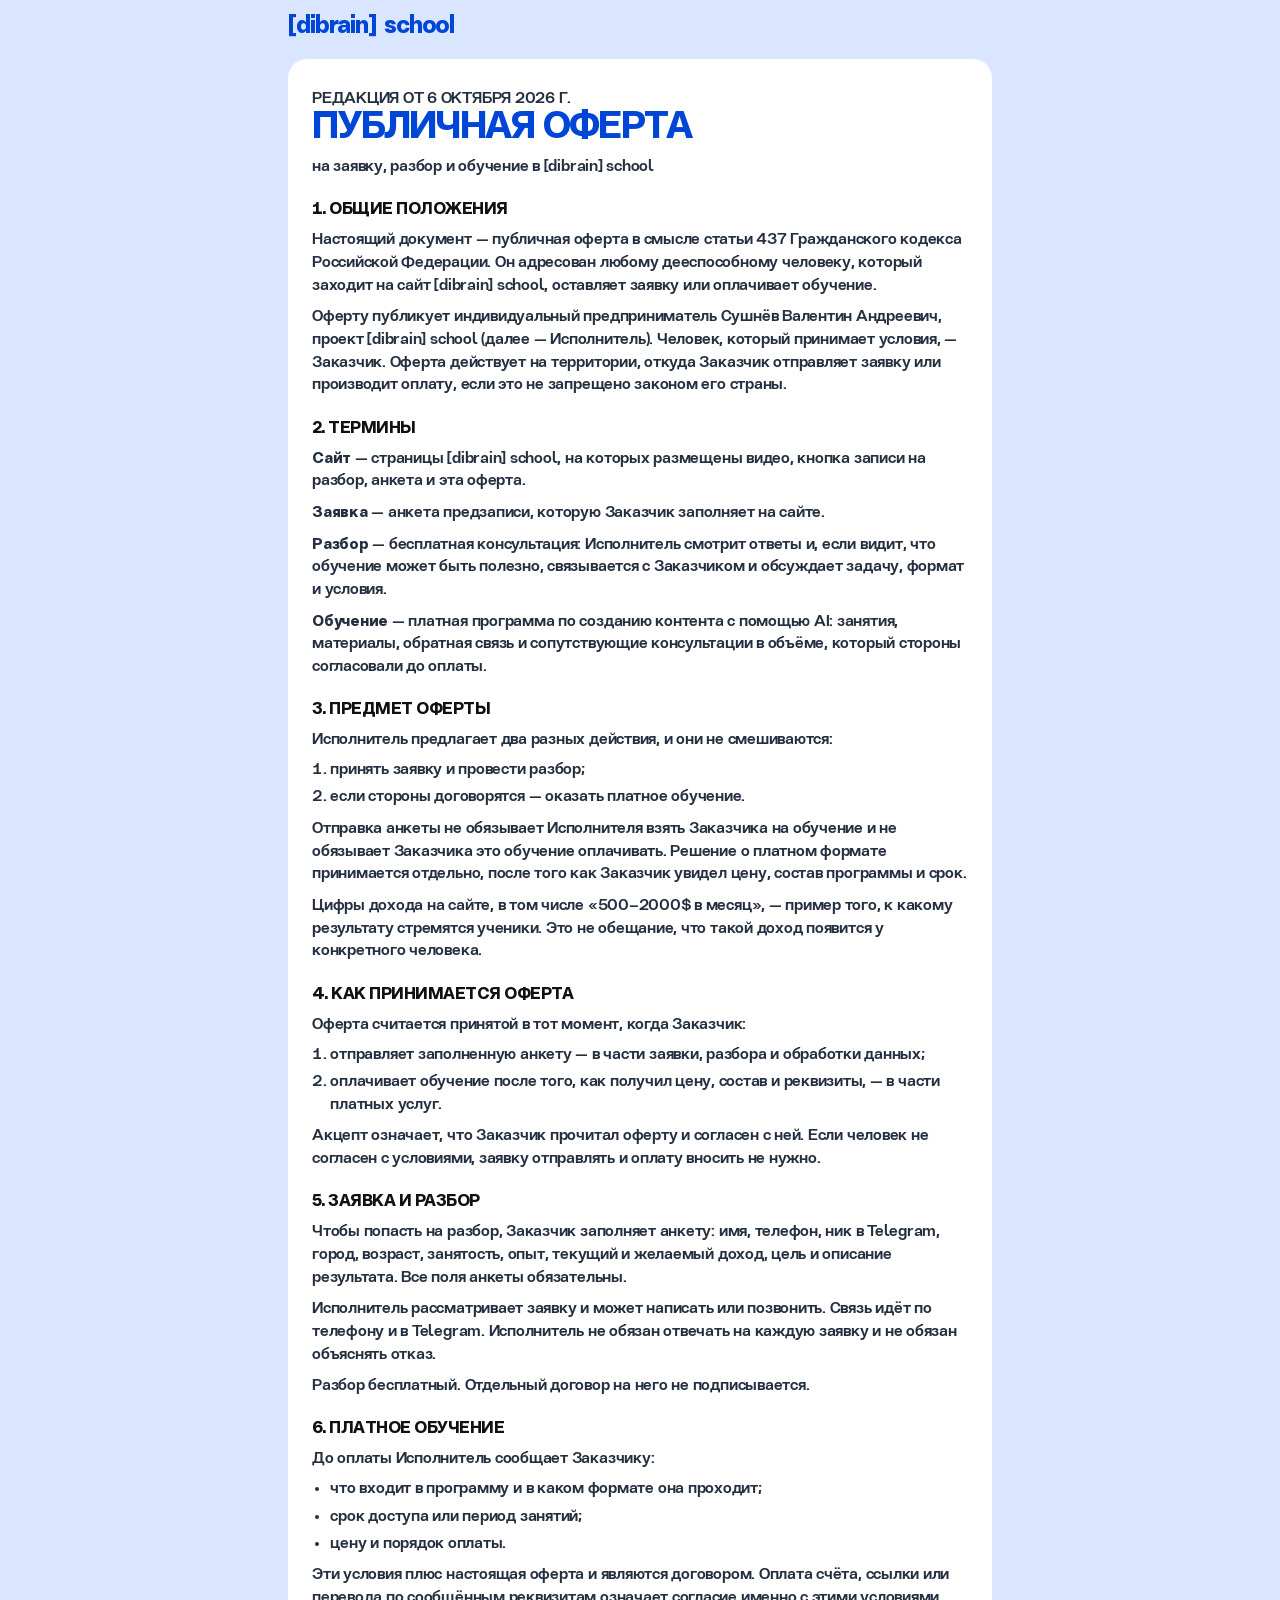
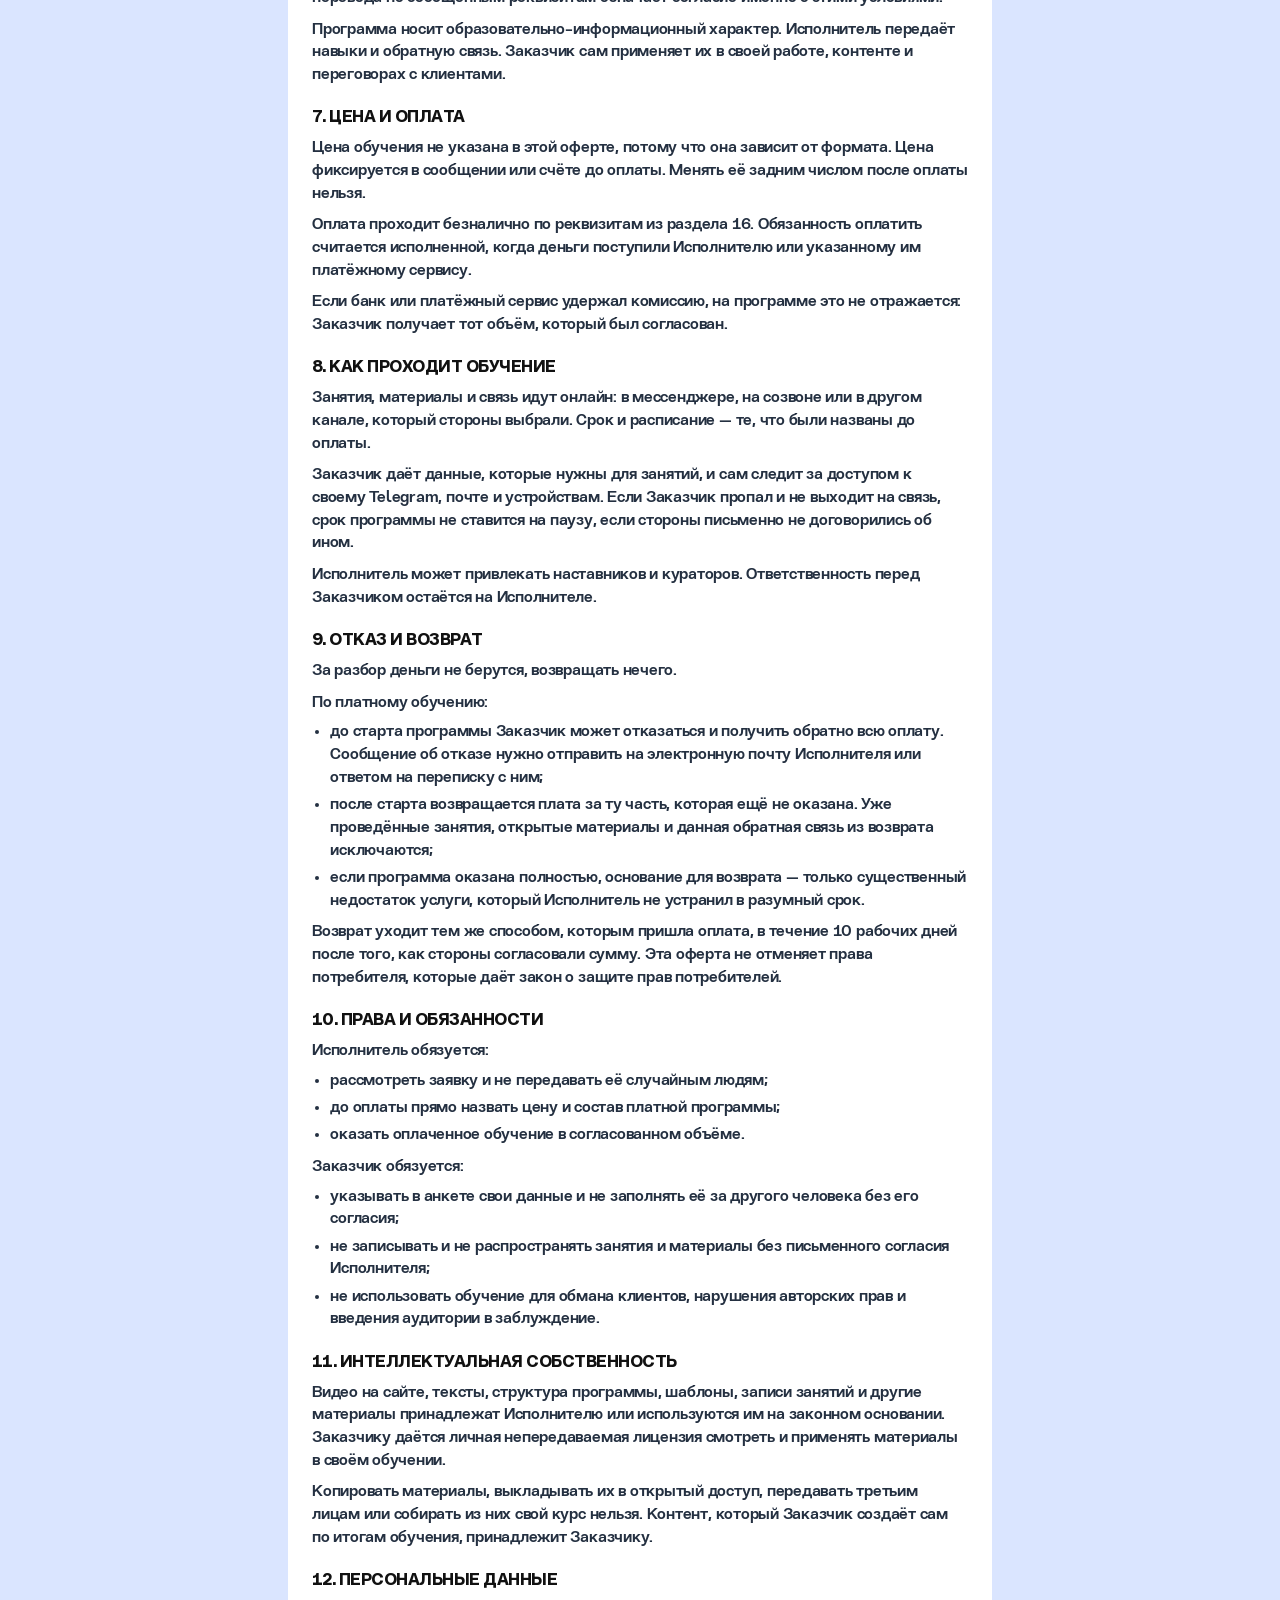
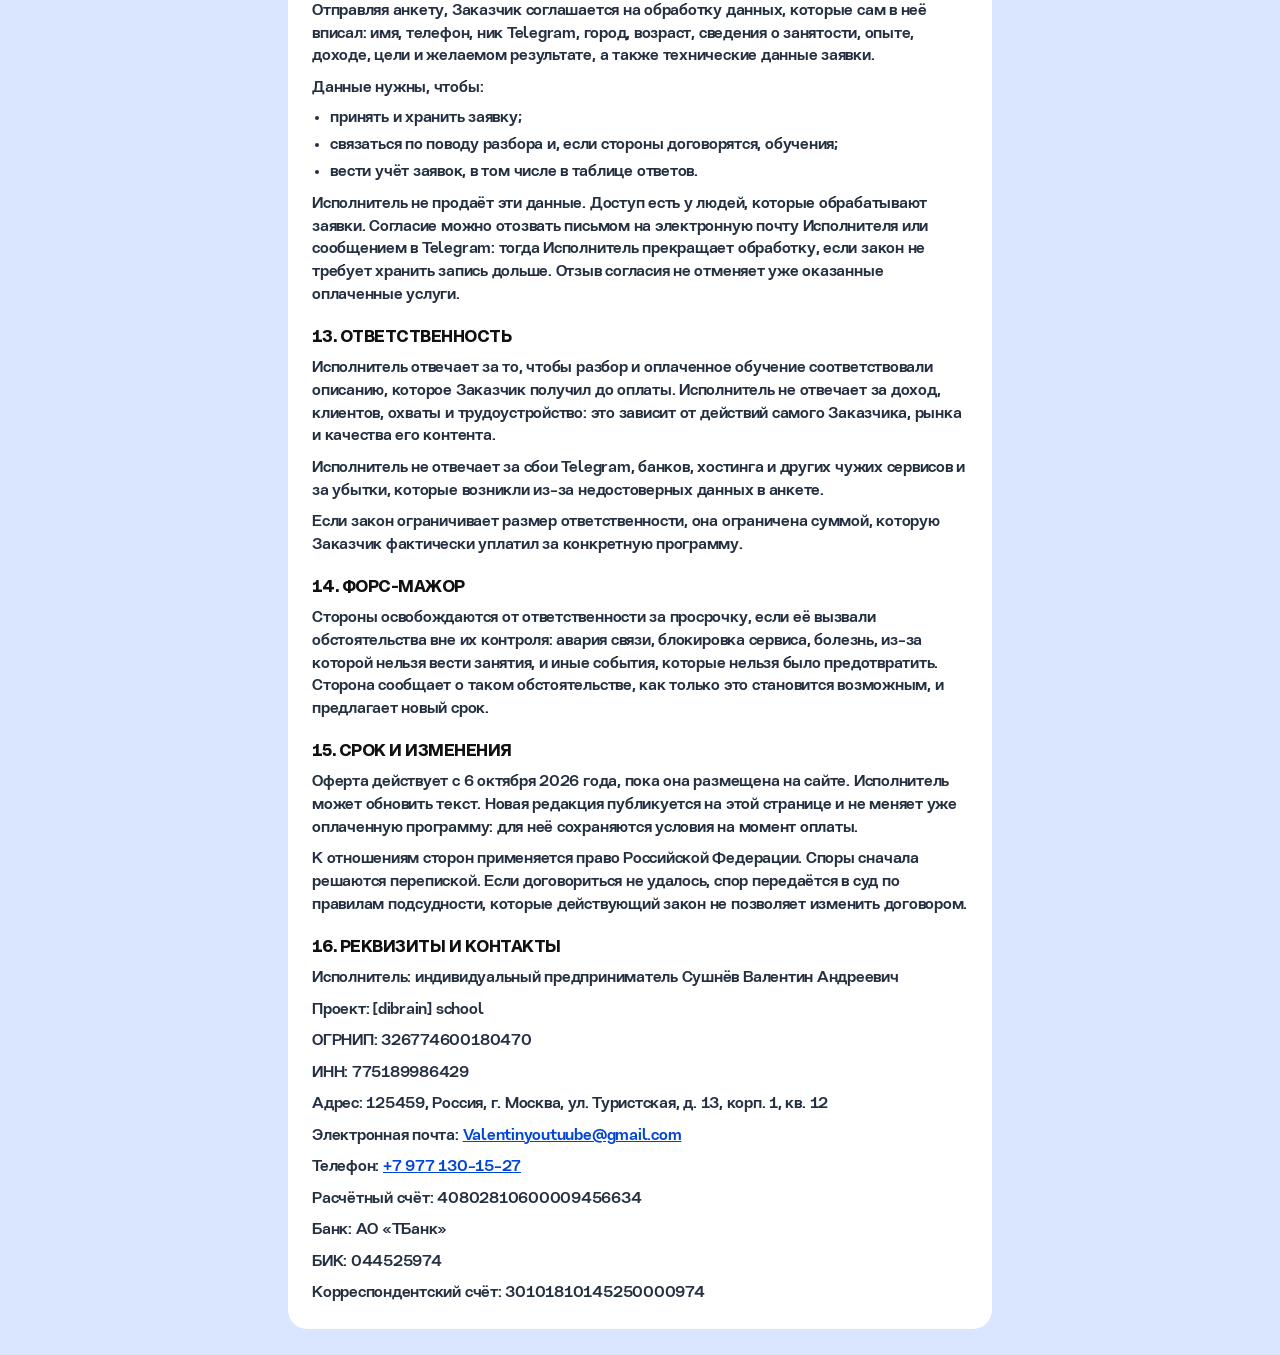
<file: offer/index.html>
<!DOCTYPE html>
<html lang="ru">
  <head>
    <meta charset="UTF-8" />
    <meta name="viewport" content="width=device-width, initial-scale=1.0, viewport-fit=cover" />
    <!-- Meta Pixel Code -->
    <script>
      !function(f,b,e,v,n,t,s)
      {if(f.fbq)return;n=f.fbq=function(){n.callMethod?
      n.callMethod.apply(n,arguments):n.queue.push(arguments)};
      if(!f._fbq)f._fbq=n;n.push=n;n.loaded=!0;n.version='2.0';
      n.queue=[];t=b.createElement(e);t.async=!0;
      t.src=v;s=b.getElementsByTagName(e)[0];
      s.parentNode.insertBefore(t,s)}(window, document,'script',
      'https://connect.facebook.net/en_US/fbevents.js');
      fbq('init', '1672155077765113');
      fbq('track', 'PageView');
    </script>
    <noscript><img height="1" width="1" style="display:none"
      src="https://www.facebook.com/tr?id=1672155077765113&ev=PageView&noscript=1"
    /></noscript>
    <!-- End Meta Pixel Code -->
    <title>Публичная оферта — [dibrain] school</title>
    <meta name="theme-color" content="#dae5ff" />
    <meta name="robots" content="noindex" />
    <script>
      if (/\/offer$/.test(location.pathname)) {
        location.replace(location.pathname + "/" + location.search + location.hash);
      }
    </script>
    <link rel="icon" href="../favicon.svg" type="image/svg+xml" />
    <link rel="icon" href="../favicon-32x32.png" type="image/png" sizes="32x32" />
    <link rel="icon" href="../favicon-16x16.png" type="image/png" sizes="16x16" />
    <link rel="shortcut icon" href="../favicon.ico" />
    <link rel="apple-touch-icon" href="../apple-touch-icon.png" />
    <link rel="stylesheet" href="../offer.css?v=3" />
  </head>
  <body class="offer-page">
    <div class="offer-page__wrap">
      <header class="offer-page__top">
        <a class="offer-page__brand" href="../">
          <span>[dibrain]</span>
          <span>school</span>
        </a>
      </header>
      <article id="offer-doc" class="offer-doc">
        <p class="offer-doc__kicker">редакция от 6 октября 2026 г.</p>
        <h1 id="offer-title">Публичная оферта</h1>
        <p class="offer-doc__lead">
          на заявку, разбор и обучение в <span class="nowrap">[dibrain] school</span>
        </p>

        <section>
          <h2>1. Общие положения</h2>
          <p>
            Настоящий документ — публичная оферта в смысле статьи 437 Гражданского кодекса
            Российской Федерации. Он адресован любому дееспособному человеку, который заходит на
            сайт [dibrain] school, оставляет заявку или оплачивает обучение.
          </p>
          <p>
            Оферту публикует индивидуальный предприниматель Сушнёв Валентин Андреевич, проект
            [dibrain] school (далее — Исполнитель). Человек, который принимает условия, —
            Заказчик. Оферта действует на территории, откуда Заказчик отправляет заявку или
            производит оплату, если это не запрещено законом его страны.
          </p>
        </section>

        <section>
          <h2>2. Термины</h2>
          <p>
            <strong>Сайт</strong> — страницы [dibrain] school, на которых размещены видео, кнопка
            записи на разбор, анкета и эта оферта.
          </p>
          <p>
            <strong>Заявка</strong> — анкета предзаписи, которую Заказчик заполняет на сайте.
          </p>
          <p>
            <strong>Разбор</strong> — бесплатная консультация: Исполнитель смотрит ответы и, если
            видит, что обучение может быть полезно, связывается с Заказчиком и обсуждает задачу,
            формат и условия.
          </p>
          <p>
            <strong>Обучение</strong> — платная программа по созданию контента с помощью AI:
            занятия, материалы, обратная связь и сопутствующие консультации в объёме, который
            стороны согласовали до оплаты.
          </p>
        </section>

        <section>
          <h2>3. Предмет оферты</h2>
          <p>Исполнитель предлагает два разных действия, и они не смешиваются:</p>
          <ol>
            <li>принять заявку и провести разбор;</li>
            <li>если стороны договорятся — оказать платное обучение.</li>
          </ol>
          <p>
            Отправка анкеты не обязывает Исполнителя взять Заказчика на обучение и не обязывает
            Заказчика это обучение оплачивать. Решение о платном формате принимается отдельно,
            после того как Заказчик увидел цену, состав программы и срок.
          </p>
          <p>
            Цифры дохода на сайте, в том числе «500–2000$ в месяц», — пример того, к какому
            результату стремятся ученики. Это не обещание, что такой доход появится у конкретного
            человека.
          </p>
        </section>

        <section>
          <h2>4. Как принимается оферта</h2>
          <p>Оферта считается принятой в тот момент, когда Заказчик:</p>
          <ol>
            <li>отправляет заполненную анкету — в части заявки, разбора и обработки данных;</li>
            <li>
              оплачивает обучение после того, как получил цену, состав и реквизиты, — в части
              платных услуг.
            </li>
          </ol>
          <p>
            Акцепт означает, что Заказчик прочитал оферту и согласен с ней. Если человек не
            согласен с условиями, заявку отправлять и оплату вносить не нужно.
          </p>
        </section>

        <section>
          <h2>5. Заявка и разбор</h2>
          <p>
            Чтобы попасть на разбор, Заказчик заполняет анкету: имя, телефон, ник в Telegram,
            город, возраст, занятость, опыт, текущий и желаемый доход, цель и описание результата.
            Все поля анкеты обязательны.
          </p>
          <p>
            Исполнитель рассматривает заявку и может написать или позвонить. Связь идёт по
            телефону и в Telegram. Исполнитель не обязан отвечать на каждую заявку и не обязан
            объяснять отказ.
          </p>
          <p>Разбор бесплатный. Отдельный договор на него не подписывается.</p>
        </section>

        <section>
          <h2>6. Платное обучение</h2>
          <p>До оплаты Исполнитель сообщает Заказчику:</p>
          <ul>
            <li>что входит в программу и в каком формате она проходит;</li>
            <li>срок доступа или период занятий;</li>
            <li>цену и порядок оплаты.</li>
          </ul>
          <p>
            Эти условия плюс настоящая оферта и являются договором. Оплата счёта, ссылки или
            перевода по сообщённым реквизитам означает согласие именно с этими условиями.
          </p>
          <p>
            Программа носит образовательно-информационный характер. Исполнитель передаёт навыки и
            обратную связь. Заказчик сам применяет их в своей работе, контенте и переговорах с
            клиентами.
          </p>
        </section>

        <section>
          <h2>7. Цена и оплата</h2>
          <p>
            Цена обучения не указана в этой оферте, потому что она зависит от формата. Цена
            фиксируется в сообщении или счёте до оплаты. Менять её задним числом после оплаты
            нельзя.
          </p>
          <p>
            Оплата проходит безналично по реквизитам из раздела 16. Обязанность оплатить считается
            исполненной, когда деньги поступили Исполнителю или указанному им платёжному сервису.
          </p>
          <p>
            Если банк или платёжный сервис удержал комиссию, на программе это не отражается:
            Заказчик получает тот объём, который был согласован.
          </p>
        </section>

        <section>
          <h2>8. Как проходит обучение</h2>
          <p>
            Занятия, материалы и связь идут онлайн: в мессенджере, на созвоне или в другом канале,
            который стороны выбрали. Срок и расписание — те, что были названы до оплаты.
          </p>
          <p>
            Заказчик даёт данные, которые нужны для занятий, и сам следит за доступом к своему
            Telegram, почте и устройствам. Если Заказчик пропал и не выходит на связь, срок
            программы не ставится на паузу, если стороны письменно не договорились об ином.
          </p>
          <p>
            Исполнитель может привлекать наставников и кураторов. Ответственность перед Заказчиком
            остаётся на Исполнителе.
          </p>
        </section>

        <section>
          <h2>9. Отказ и возврат</h2>
          <p>За разбор деньги не берутся, возвращать нечего.</p>
          <p>По платному обучению:</p>
          <ul>
            <li>
              до старта программы Заказчик может отказаться и получить обратно всю оплату.
              Сообщение об отказе нужно отправить на электронную почту Исполнителя или ответом на
              переписку с ним;
            </li>
            <li>
              после старта возвращается плата за ту часть, которая ещё не оказана. Уже проведённые
              занятия, открытые материалы и данная обратная связь из возврата исключаются;
            </li>
            <li>
              если программа оказана полностью, основание для возврата — только существенный
              недостаток услуги, который Исполнитель не устранил в разумный срок.
            </li>
          </ul>
          <p>
            Возврат уходит тем же способом, которым пришла оплата, в течение 10 рабочих дней после
            того, как стороны согласовали сумму. Эта оферта не отменяет права потребителя, которые
            даёт закон о защите прав потребителей.
          </p>
        </section>

        <section>
          <h2>10. Права и обязанности</h2>
          <p>Исполнитель обязуется:</p>
          <ul>
            <li>рассмотреть заявку и не передавать её случайным людям;</li>
            <li>до оплаты прямо назвать цену и состав платной программы;</li>
            <li>оказать оплаченное обучение в согласованном объёме.</li>
          </ul>
          <p>Заказчик обязуется:</p>
          <ul>
            <li>указывать в анкете свои данные и не заполнять её за другого человека без его согласия;</li>
            <li>не записывать и не распространять занятия и материалы без письменного согласия Исполнителя;</li>
            <li>не использовать обучение для обмана клиентов, нарушения авторских прав и введения аудитории в заблуждение.</li>
          </ul>
        </section>

        <section>
          <h2>11. Интеллектуальная собственность</h2>
          <p>
            Видео на сайте, тексты, структура программы, шаблоны, записи занятий и другие материалы
            принадлежат Исполнителю или используются им на законном основании. Заказчику даётся
            личная непередаваемая лицензия смотреть и применять материалы в своём обучении.
          </p>
          <p>
            Копировать материалы, выкладывать их в открытый доступ, передавать третьим лицам или
            собирать из них свой курс нельзя. Контент, который Заказчик создаёт сам по итогам
            обучения, принадлежит Заказчику.
          </p>
        </section>

        <section>
          <h2>12. Персональные данные</h2>
          <p>
            Отправляя анкету, Заказчик соглашается на обработку данных, которые сам в неё вписал:
            имя, телефон, ник Telegram, город, возраст, сведения о занятости, опыте, доходе, цели и
            желаемом результате, а также технические данные заявки.
          </p>
          <p>Данные нужны, чтобы:</p>
          <ul>
            <li>принять и хранить заявку;</li>
            <li>связаться по поводу разбора и, если стороны договорятся, обучения;</li>
            <li>вести учёт заявок, в том числе в таблице ответов.</li>
          </ul>
          <p>
            Исполнитель не продаёт эти данные. Доступ есть у людей, которые обрабатывают заявки.
            Согласие можно отозвать письмом на электронную почту Исполнителя или сообщением в
            Telegram: тогда Исполнитель прекращает обработку,
            если закон не требует хранить запись дольше. Отзыв согласия не отменяет уже оказанные
            оплаченные услуги.
          </p>
        </section>

        <section>
          <h2>13. Ответственность</h2>
          <p>
            Исполнитель отвечает за то, чтобы разбор и оплаченное обучение соответствовали
            описанию, которое Заказчик получил до оплаты. Исполнитель не отвечает за доход,
            клиентов, охваты и трудоустройство: это зависит от действий самого Заказчика, рынка и
            качества его контента.
          </p>
          <p>
            Исполнитель не отвечает за сбои Telegram, банков, хостинга и других чужих сервисов и за
            убытки, которые возникли из-за недостоверных данных в анкете.
          </p>
          <p>
            Если закон ограничивает размер ответственности, она ограничена суммой, которую Заказчик
            фактически уплатил за конкретную программу.
          </p>
        </section>

        <section>
          <h2>14. Форс-мажор</h2>
          <p>
            Стороны освобождаются от ответственности за просрочку, если её вызвали обстоятельства
            вне их контроля: авария связи, блокировка сервиса, болезнь, из-за которой нельзя вести
            занятия, и иные события, которые нельзя было предотвратить. Сторона сообщает о таком
            обстоятельстве, как только это становится возможным, и предлагает новый срок.
          </p>
        </section>

        <section>
          <h2>15. Срок и изменения</h2>
          <p>
            Оферта действует с 6 октября 2026 года, пока она размещена на сайте. Исполнитель может
            обновить текст. Новая редакция публикуется на этой странице и не меняет уже оплаченную
            программу: для неё сохраняются условия на момент оплаты.
          </p>
          <p>
            К отношениям сторон применяется право Российской Федерации. Споры сначала решаются
            перепиской. Если договориться не удалось, спор передаётся в суд по правилам подсудности,
            которые действующий закон не позволяет изменить договором.
          </p>
        </section>

        <section>
          <h2>16. Реквизиты и контакты</h2>
          <p>Исполнитель: индивидуальный предприниматель Сушнёв Валентин Андреевич</p>
          <p>Проект: [dibrain] school</p>
          <p>ОГРНИП: 326774600180470</p>
          <p>ИНН: 775189986429</p>
          <p>
            Адрес: 125459, Россия, г. Москва, ул. Туристская, д. 13, корп. 1, кв. 12
          </p>
          <p>
            Электронная почта:
            <a href="mailto:Valentinyoutuube@gmail.com">Valentinyoutuube@gmail.com</a>
          </p>
          <p>Телефон: <a href="tel:+79771301527">+7 977 130-15-27</a></p>
          <p>Расчётный счёт: 40802810600009456634</p>
          <p>Банк: АО «ТБанк»</p>
          <p>БИК: 044525974</p>
          <p>Корреспондентский счёт: 30101810145250000974</p>
        </section>
      </article>
    </div>
  </body>
</html>
</file>
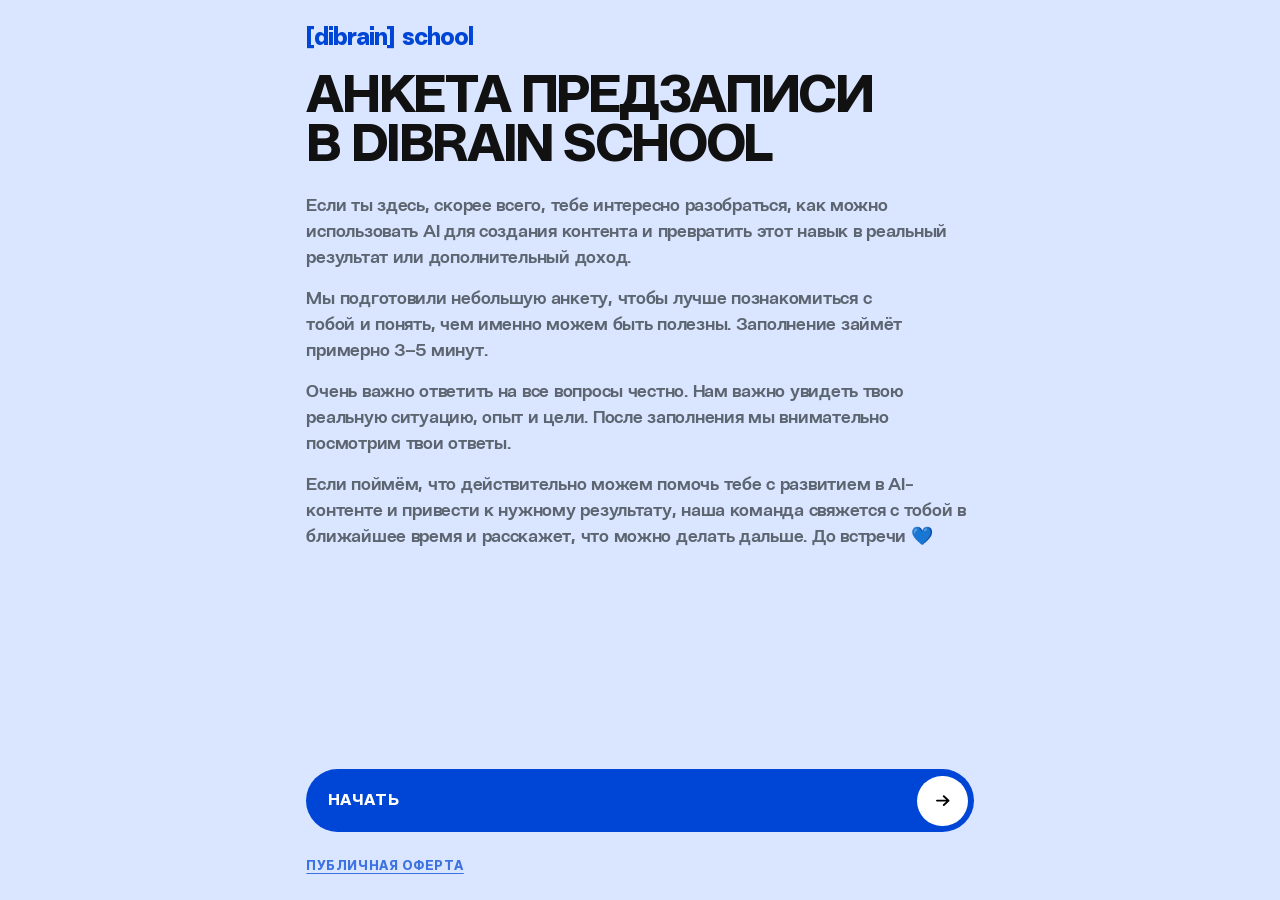
<file: quiz/index.html>
<!DOCTYPE html>
<html lang="ru">
  <head>
    <meta charset="UTF-8" />
    <meta name="viewport" content="width=device-width, initial-scale=1.0, viewport-fit=cover" />
    <!-- Meta Pixel Code -->
    <script>
      !function(f,b,e,v,n,t,s)
      {if(f.fbq)return;n=f.fbq=function(){n.callMethod?
      n.callMethod.apply(n,arguments):n.queue.push(arguments)};
      if(!f._fbq)f._fbq=n;n.push=n;n.loaded=!0;n.version='2.0';
      n.queue=[];t=b.createElement(e);t.async=!0;
      t.src=v;s=b.getElementsByTagName(e)[0];
      s.parentNode.insertBefore(t,s)}(window, document,'script',
      'https://connect.facebook.net/en_US/fbevents.js');
      fbq('init', '1672155077765113');
      fbq('track', 'PageView');
    </script>
    <noscript><img height="1" width="1" style="display:none"
      src="https://www.facebook.com/tr?id=1672155077765113&ev=PageView&noscript=1"
    /></noscript>
    <!-- End Meta Pixel Code -->
    <title>Анкета предзаписи — [dibrain] school</title>
    <meta name="theme-color" content="#dae5ff" />
    <meta name="referrer" content="strict-origin-when-cross-origin" />
    <script>
      if (/\/quiz$/.test(location.pathname)) {
        location.replace(location.pathname + "/" + location.search + location.hash);
      }
    </script>
    <link rel="icon" href="../favicon.svg" type="image/svg+xml" />
    <link rel="icon" href="../favicon-32x32.png" type="image/png" sizes="32x32" />
    <link rel="icon" href="../favicon-16x16.png" type="image/png" sizes="16x16" />
    <link rel="shortcut icon" href="../favicon.ico" />
    <link rel="apple-touch-icon" href="../apple-touch-icon.png" />
    <link rel="stylesheet" href="quiz.css?v=7" />
    <link rel="stylesheet" href="../offer.css?v=3" />
  </head>
  <body>
    <div class="shell">
      <header class="top">
        <a class="brand" href="../">
          <span>[dibrain]</span>
          <span>school</span>
        </a>
        <p class="count" id="count" hidden>1 / 10</p>
      </header>

      <div class="progress" id="progress" hidden>
        <div
          class="progress__track"
          id="progressbar"
          role="progressbar"
          aria-valuemin="1"
          aria-valuemax="10"
          aria-valuenow="1"
          aria-label="Вопрос 1 из 10"
        >
          <span class="progress__fill" id="progress-fill"></span>
        </div>
      </div>

      <form id="quiz" action="../quiz.php" method="post" novalidate>
        <div class="hp" aria-hidden="true">
          <label>Компания <input type="text" name="company" tabindex="-1" autocomplete="off" /></label>
        </div>

        <section class="step" data-step="intro">
          <h1 class="intro-title" tabindex="-1">
            <span>анкета предзаписи</span>
            <span>в dibrain school</span>
          </h1>
          <div class="lead">
            <p>
              Если ты здесь, скорее всего, тебе интересно разобраться, как можно использовать AI для
              создания контента и превратить этот навык в реальный результат или дополнительный доход.
            </p>
            <p>
              Мы подготовили небольшую анкету, чтобы лучше познакомиться с тобой и понять, чем именно
              можем быть полезны. Заполнение займёт примерно <span class="nowrap">3–5 минут</span>.
            </p>
            <p>
              Очень важно ответить на все вопросы честно. Нам важно увидеть твою реальную ситуацию,
              опыт и цели. После заполнения мы внимательно посмотрим твои ответы.
            </p>
            <p>
              Если поймём, что действительно можем помочь тебе с развитием в AI-контенте и привести к
              нужному результату, наша команда свяжется с тобой в ближайшее время и расскажет, что
              можно делать дальше. До встречи 💙
            </p>
          </div>
        </section>

        <section class="step" data-step="contacts" data-kind="contacts" hidden>
          <h1 class="q" id="q-contacts" tabindex="-1">Как с тобой связаться?</h1>
          <div class="fields">
            <div class="stack">
              <label class="stack__label" for="name">ФИО</label>
              <input
                class="field"
                id="name"
                name="name"
                type="text"
                data-kind="name"
                autocomplete="name"
                enterkeyhint="next"
                maxlength="120"
                placeholder="Имя и фамилия"
              />
              <p class="error" role="alert" hidden></p>
            </div>
            <div class="stack">
              <label class="stack__label" for="phone">Номер телефона</label>
              <input
                class="field"
                id="phone"
                name="phone"
                type="tel"
                data-kind="phone"
                autocomplete="tel"
                inputmode="tel"
                enterkeyhint="next"
                maxlength="32"
                placeholder="+7 900 000-00-00"
              />
              <p class="error" role="alert" hidden></p>
            </div>
            <div class="stack">
              <label class="stack__label" for="telegram">Ник в телеграм</label>
              <input
                class="field"
                id="telegram"
                name="telegram"
                type="text"
                data-kind="telegram"
                autocomplete="username"
                enterkeyhint="next"
                maxlength="64"
                placeholder="@username"
                spellcheck="false"
              />
              <p class="error" role="alert" hidden></p>
            </div>
          </div>
        </section>

        <section class="step" data-step="learn" data-kind="choice" hidden>
          <h1 class="q" id="q-learn" tabindex="-1">
            Хочешь научиться создавать контент с помощью AI и зарабатывать на этом?
          </h1>
          <div class="choices" role="radiogroup" aria-labelledby="q-learn">
            <label class="choice">
              <input type="radio" name="learn" value="Да" />
              <span>Да</span>
            </label>
            <label class="choice">
              <input type="radio" name="learn" value="Нет" />
              <span>Нет</span>
            </label>
          </div>
          <p class="error" role="alert" hidden></p>
        </section>

        <section class="step" data-step="city" data-kind="city" hidden>
          <h1 class="q" id="q-city" tabindex="-1">Из какого ты города?</h1>
          <input
            class="field"
            id="city"
            name="city"
            type="text"
            autocomplete="address-level2"
            enterkeyhint="next"
            maxlength="80"
            placeholder="Город"
            aria-labelledby="q-city"
          />
          <p class="error" role="alert" hidden></p>
        </section>

        <section class="step" data-step="age" data-kind="choice" hidden>
          <h1 class="q" id="q-age" tabindex="-1">Сколько тебе полных лет?</h1>
          <div class="choices" role="radiogroup" aria-labelledby="q-age">
            <label class="choice"><input type="radio" name="age" value="До 18" /><span>До 18</span></label>
            <label class="choice"><input type="radio" name="age" value="18–25" /><span>18–25</span></label>
            <label class="choice"><input type="radio" name="age" value="25–35" /><span>25–35</span></label>
            <label class="choice"><input type="radio" name="age" value="35–45" /><span>35–45</span></label>
            <label class="choice"><input type="radio" name="age" value="45+" /><span>45+</span></label>
          </div>
          <p class="error" role="alert" hidden></p>
        </section>

        <section class="step" data-step="job" data-kind="choice" hidden>
          <h1 class="q" id="q-job" tabindex="-1">Чем ты сейчас занимаешься?</h1>
          <div class="choices" role="radiogroup" aria-labelledby="q-job">
            <label class="choice"><input type="radio" name="job" value="Работаю в найме" /><span>Работаю в найме</span></label>
            <label class="choice"><input type="radio" name="job" value="Развиваю свой бизнес / проект" /><span>Развиваю свой бизнес / проект</span></label>
            <label class="choice"><input type="radio" name="job" value="Работаю на себя / фриланс" /><span>Работаю на себя / фриланс</span></label>
            <label class="choice"><input type="radio" name="job" value="Учусь" /><span>Учусь</span></label>
            <label class="choice"><input type="radio" name="job" value="Нахожусь в декрете" /><span>Нахожусь в декрете</span></label>
            <label class="choice"><input type="radio" name="job" value="Сейчас не работаю" /><span>Сейчас не работаю</span></label>
            <label class="choice"><input type="radio" name="job" value="__other__" /><span>Другое</span></label>
          </div>
          <div class="other" hidden>
            <label class="other__label" for="job-other">Свой вариант</label>
            <input class="field" id="job-other" name="job_other" type="text" maxlength="160" enterkeyhint="next" placeholder="Напиши свой вариант" />
          </div>
          <p class="error" role="alert" hidden></p>
        </section>

        <section class="step" data-step="experience" data-kind="choice" hidden>
          <h1 class="q" id="q-experience" tabindex="-1">Какой у тебя сейчас опыт в создании контента с помощью AI?</h1>
          <div class="choices" role="radiogroup" aria-labelledby="q-experience">
            <label class="choice"><input type="radio" name="experience" value="Вообще нет опыта, хочу начать с нуля" /><span>Вообще нет опыта, хочу начать с нуля</span></label>
            <label class="choice"><input type="radio" name="experience" value="Пробовал(а) ChatGPT / нейросети, но пока без системы" /><span>Пробовал(а) ChatGPT / нейросети, но пока без системы</span></label>
            <label class="choice"><input type="radio" name="experience" value="Уже создаю AI-контент для себя или своих проектов" /><span>Уже создаю AI-контент для себя или своих проектов</span></label>
            <label class="choice"><input type="radio" name="experience" value="Создаю контент для клиентов" /><span>Создаю контент для клиентов</span></label>
            <label class="choice"><input type="radio" name="experience" value="Уже зарабатываю с помощью AI-контента" /><span>Уже зарабатываю с помощью AI-контента</span></label>
            <label class="choice"><input type="radio" name="experience" value="__other__" /><span>Другое</span></label>
          </div>
          <div class="other" hidden>
            <label class="other__label" for="experience-other">Свой вариант</label>
            <input class="field" id="experience-other" name="experience_other" type="text" maxlength="160" enterkeyhint="next" placeholder="Напиши свой вариант" />
          </div>
          <p class="error" role="alert" hidden></p>
        </section>

        <section class="step" data-step="income" data-kind="choice" hidden>
          <h1 class="q" id="q-income" tabindex="-1">Сколько ты сейчас зарабатываешь в месяц?</h1>
          <div class="choices" role="radiogroup" aria-labelledby="q-income">
            <label class="choice"><input type="radio" name="income" value="Пока не зарабатываю" /><span>Пока не зарабатываю</span></label>
            <label class="choice"><input type="radio" name="income" value="До 250$" /><span>До 250$</span></label>
            <label class="choice"><input type="radio" name="income" value="250$–500$" /><span>250$–500$</span></label>
            <label class="choice"><input type="radio" name="income" value="500$–1 000$" /><span>500$–1 000$</span></label>
            <label class="choice"><input type="radio" name="income" value="1 000$–3 000$" /><span>1 000$–3 000$</span></label>
            <label class="choice"><input type="radio" name="income" value="3 000$+" /><span>3 000$+</span></label>
          </div>
          <p class="error" role="alert" hidden></p>
        </section>

        <section class="step" data-step="target" data-kind="choice" hidden>
          <h1 class="q" id="q-target" tabindex="-1">
            На какой доход в месяц ты хотел(а) бы выйти благодаря навыкам работы с AI-контентом?
          </h1>
          <div class="choices" role="radiogroup" aria-labelledby="q-target">
            <label class="choice"><input type="radio" name="target" value="250$–750$" /><span>250$–750$</span></label>
            <label class="choice"><input type="radio" name="target" value="750$–1 500$" /><span>750$–1 500$</span></label>
            <label class="choice"><input type="radio" name="target" value="1 500$–3 000$" /><span>1 500$–3 000$</span></label>
            <label class="choice"><input type="radio" name="target" value="3 000$+" /><span>3 000$+</span></label>
            <label class="choice"><input type="radio" name="target" value="Для начала хочу просто выйти на первые деньги" /><span>Для начала хочу просто выйти на первые деньги</span></label>
          </div>
          <p class="error" role="alert" hidden></p>
        </section>

        <section class="step" data-step="purpose" data-kind="choice" hidden>
          <h1 class="q" id="q-purpose" tabindex="-1">Для чего тебе в первую очередь нужен навык создания AI-контента?</h1>
          <div class="choices" role="radiogroup" aria-labelledby="q-purpose">
            <label class="choice"><input type="radio" name="purpose" value="Хочу начать зарабатывать на создании контента для клиентов" /><span>Хочу начать зарабатывать на создании контента для клиентов</span></label>
            <label class="choice"><input type="radio" name="purpose" value="Хочу развивать свои соцсети / личный бренд" /><span>Хочу развивать свои соцсети / личный бренд</span></label>
            <label class="choice"><input type="radio" name="purpose" value="Хочу продвигать свой бизнес или продукт" /><span>Хочу продвигать свой бизнес или продукт</span></label>
            <label class="choice"><input type="radio" name="purpose" value="Хочу быстрее и проще создавать контент" /><span>Хочу быстрее и проще создавать контент</span></label>
            <label class="choice"><input type="radio" name="purpose" value="Хочу освоить новую востребованную профессию" /><span>Хочу освоить новую востребованную профессию</span></label>
            <label class="choice"><input type="radio" name="purpose" value="Пока изучаю возможности AI" /><span>Пока изучаю возможности AI</span></label>
            <label class="choice"><input type="radio" name="purpose" value="__other__" /><span>Другое</span></label>
          </div>
          <div class="other" hidden>
            <label class="other__label" for="purpose-other">Свой вариант</label>
            <input class="field" id="purpose-other" name="purpose_other" type="text" maxlength="160" enterkeyhint="next" placeholder="Напиши свой вариант" />
          </div>
          <p class="error" role="alert" hidden></p>
        </section>

        <section class="step" data-step="result" data-kind="result" hidden>
          <h1 class="q" id="q-result" tabindex="-1">Расскажи, какой результат от обучения был бы для тебя идеальным?</h1>
          <textarea
            class="field"
            id="result"
            name="result"
            rows="5"
            maxlength="2000"
            placeholder="Опиши результат своими словами"
            aria-labelledby="q-result"
          ></textarea>
          <p class="error" role="alert" hidden></p>
        </section>

        <p class="error form-error" id="form-error" role="alert" hidden></p>

        <div class="actions">
          <button class="back" id="back" type="button" hidden>назад</button>
          <button class="cta" id="next" type="submit">
            <span class="cta__label">начать</span>
            <span class="cta__go" aria-hidden="true">
              <svg viewBox="0 0 24 24" fill="none">
                <path
                  d="M5 12h12.5M13.5 6.5 19.5 12l-6 5.5"
                  stroke="currentColor"
                  stroke-width="2.4"
                  stroke-linecap="round"
                  stroke-linejoin="round"
                />
              </svg>
            </span>
          </button>
        </div>
      </form>

      <section class="thanks" id="thanks" hidden>
        <h1 class="intro-title" tabindex="-1">
          <span>спасибо,</span>
          <span>анкета у нас</span>
        </h1>
        <div class="lead">
          <p>
            Мы внимательно посмотрим ответы. Если поймём, что действительно можем помочь тебе с
            развитием в AI-контенте, наша команда свяжется с тобой в ближайшее время.
          </p>
        </div>
        <div class="actions thanks__actions">
          <a class="cta" href="../">
            <span class="cta__label">на главную</span>
            <span class="cta__go" aria-hidden="true">
              <svg viewBox="0 0 24 24" fill="none">
                <path
                  d="M5 12h12.5M13.5 6.5 19.5 12l-6 5.5"
                  stroke="currentColor"
                  stroke-width="2.4"
                  stroke-linecap="round"
                  stroke-linejoin="round"
                />
              </svg>
            </span>
          </a>
        </div>
        <button class="again" id="again" type="button">заполнить ещё раз</button>
      </section>
      <footer class="site-foot">
        <a href="../offer/">публичная оферта</a>
      </footer>
    </div>
    <noscript>
      <p class="noscript">Чтобы заполнить анкету по шагам, включи JavaScript в браузере.</p>
    </noscript>
    <script src="quiz.js?v=7"></script>
    <script src="../offer.js?v=1"></script>
  </body>
</html>
</file>
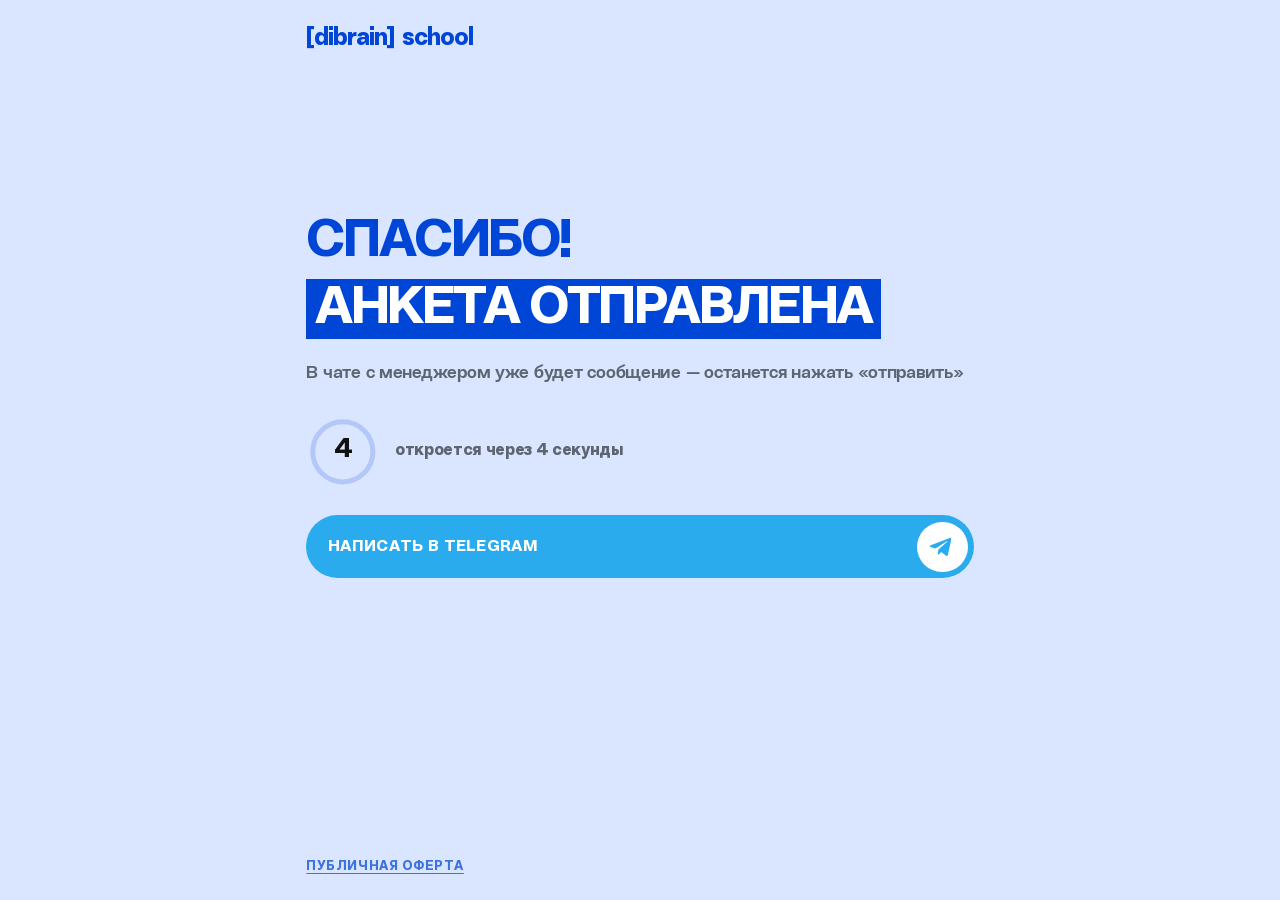
<file: success/index.html>
<!DOCTYPE html>
<html lang="ru">
  <head>
    <meta charset="UTF-8" />
    <meta name="viewport" content="width=device-width, initial-scale=1.0, viewport-fit=cover" />
    <!-- Meta Pixel Code -->
    <script>
      !function(f,b,e,v,n,t,s)
      {if(f.fbq)return;n=f.fbq=function(){n.callMethod?
      n.callMethod.apply(n,arguments):n.queue.push(arguments)};
      if(!f._fbq)f._fbq=n;n.push=n;n.loaded=!0;n.version='2.0';
      n.queue=[];t=b.createElement(e);t.async=!0;
      t.src=v;s=b.getElementsByTagName(e)[0];
      s.parentNode.insertBefore(t,s)}(window, document,'script',
      'https://connect.facebook.net/en_US/fbevents.js');
      fbq('init', '1672155077765113');
      fbq('track', 'PageView');
    </script>
    <noscript><img height="1" width="1" style="display:none"
      src="https://www.facebook.com/tr?id=1672155077765113&ev=PageView&noscript=1"
    /></noscript>
    <!-- End Meta Pixel Code -->
    <title>Анкета отправлена — [dibrain] school</title>
    <meta name="theme-color" content="#dae5ff" />
    <meta name="robots" content="noindex" />
    <script>
      if (/\/success$/.test(location.pathname)) {
        location.replace(location.pathname + "/" + location.search + location.hash);
      }
    </script>
    <link rel="icon" href="../favicon.svg" type="image/svg+xml" />
    <link rel="icon" href="../favicon-32x32.png" type="image/png" sizes="32x32" />
    <link rel="icon" href="../favicon-16x16.png" type="image/png" sizes="16x16" />
    <link rel="shortcut icon" href="../favicon.ico" />
    <link rel="apple-touch-icon" href="../apple-touch-icon.png" />
    <link rel="stylesheet" href="../quiz/quiz.css?v=7" />
    <link rel="stylesheet" href="success.css?v=5" />
    <link rel="stylesheet" href="../offer.css?v=3" />
  </head>
  <body>
    <div class="shell">
      <header class="top">
        <a class="brand" href="../">
          <span>[dibrain]</span>
          <span>school</span>
        </a>
      </header>

      <main class="success">
        <h1 class="intro-title" tabindex="-1">
          <span>спасибо!</span>
          <span class="accent">анкета отправлена</span>
        </h1>
        <div class="lead">
          <p id="success-lead">
            В чате с менеджером уже будет сообщение — останется нажать «отправить»
          </p>
        </div>

        <div class="timer" id="timer">
          <div class="timer__dial" aria-hidden="true">
            <svg class="timer__ring" viewBox="0 0 44 44">
              <circle class="timer__track" cx="22" cy="22" r="18"></circle>
              <circle class="timer__value" cx="22" cy="22" r="18"></circle>
            </svg>
            <span class="timer__num" id="count-num">5</span>
          </div>
          <p class="timer__hint" id="count-hint" role="timer" aria-live="polite">откроется через 5 секунд</p>
        </div>

        <a class="tg" id="telegram" href="https://t.me/m/pZpgojsRNTg0">
          <span class="tg__label">написать в telegram</span>
          <span class="tg__icon" aria-hidden="true">
            <svg viewBox="74 94 112 82">
              <path
                fill="currentColor"
                d="M81.2 128.3l78.4-30.2c3.6-1.4 7 1.7 5.8 6.2l-13.3 62.7c-1 4.6-3.6 5.7-7.3 3.6l-20.2-14.9-9.8 9.4c-1.1 1.1-2 2-4.1 2l1.5-20.7 37.7-34c1.6-1.5-.4-2.3-2.5-.8l-46.6 29.3-20.1-6.3c-4.4-1.4-4.5-4.4.9-6.5z"
              />
            </svg>
          </span>
        </a>
      </main>
      <footer class="site-foot">
        <a href="../offer/">публичная оферта</a>
      </footer>
    </div>
    <noscript>
      <p class="noscript">
        <a href="https://t.me/m/pZpgojsRNTg0">Написать менеджеру в Telegram</a>
      </p>
    </noscript>
    <script src="success.js?v=4"></script>
    <script src="../offer.js?v=1"></script>
  </body>
</html>
</file>
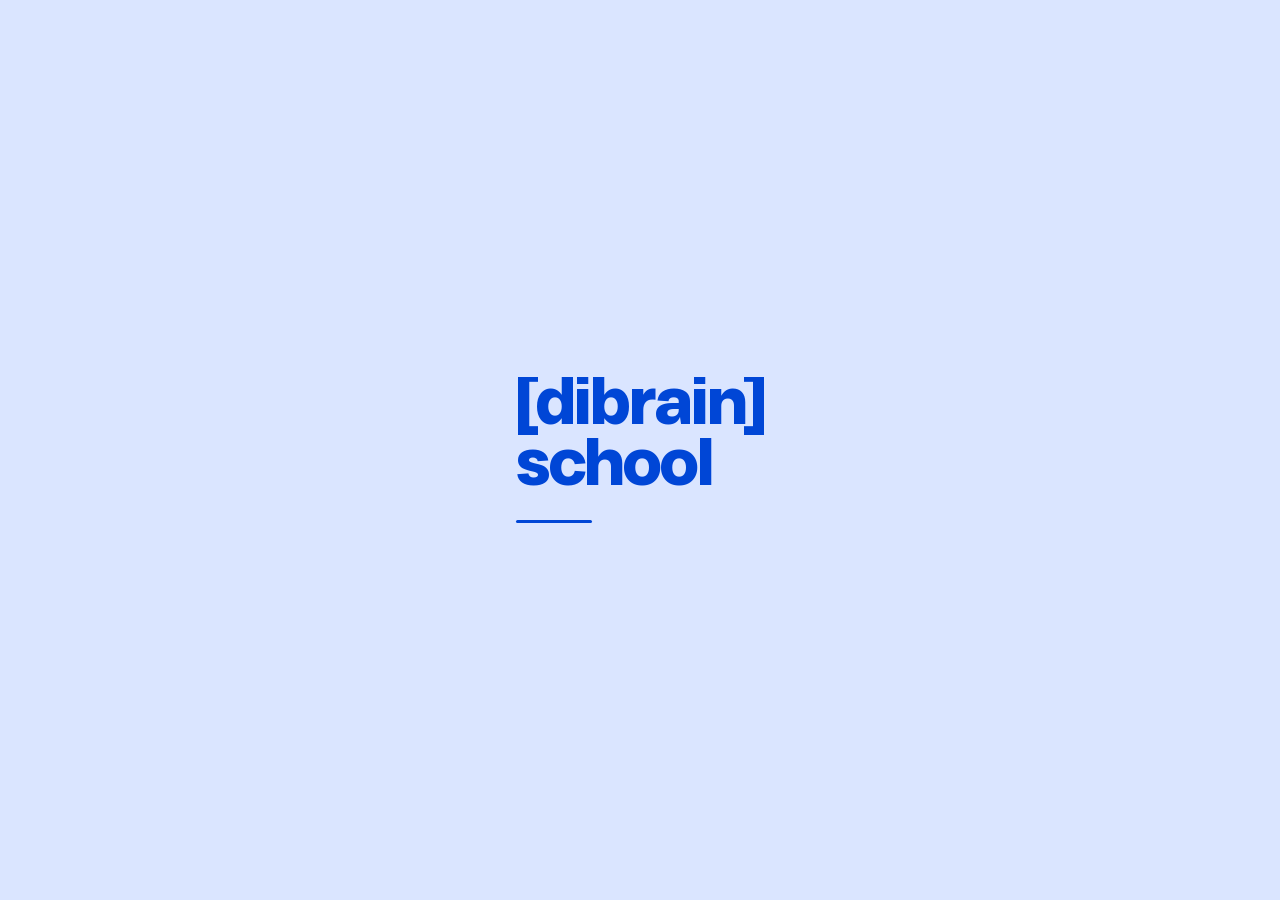
<file: v1.html>
<!DOCTYPE html>
<html lang="ru">
  <head>
    <meta charset="UTF-8" />
    <meta name="viewport" content="width=device-width, initial-scale=1.0, viewport-fit=cover" />
    <!-- Meta Pixel Code -->
    <script>
      !function(f,b,e,v,n,t,s)
      {if(f.fbq)return;n=f.fbq=function(){n.callMethod?
      n.callMethod.apply(n,arguments):n.queue.push(arguments)};
      if(!f._fbq)f._fbq=n;n.push=n;n.loaded=!0;n.version='2.0';
      n.queue=[];t=b.createElement(e);t.async=!0;
      t.src=v;s=b.getElementsByTagName(e)[0];
      s.parentNode.insertBefore(t,s)}(window, document,'script',
      'https://connect.facebook.net/en_US/fbevents.js');
      fbq('init', '1672155077765113');
      fbq('track', 'PageView');
    </script>
    <noscript><img height="1" width="1" style="display:none"
      src="https://www.facebook.com/tr?id=1672155077765113&ev=PageView&noscript=1"
    /></noscript>
    <!-- End Meta Pixel Code -->
    <title>[dibrain] school — разбор по ИИ-роликам</title>
    <meta name="theme-color" content="#0046d6" />
    <meta name="referrer" content="no-referrer" />
    <link rel="icon" href="favicon.svg" type="image/svg+xml" />
    <link rel="icon" href="favicon-32x32.png" type="image/png" sizes="32x32" />
    <link rel="icon" href="favicon-16x16.png" type="image/png" sizes="16x16" />
    <link rel="shortcut icon" href="favicon.ico" />
    <link rel="apple-touch-icon" href="apple-touch-icon.png" />
    <link rel="stylesheet" href="v1.css?v=1" />
    <link rel="stylesheet" href="offer.css?v=3" />
    <noscript>
      <style>
        .preloader {
          display: none !important;
        }

        body.is-loading .page,
        .notice,
        .title span,
        .amount,
        .video,
        .cta,
        .logo {
          opacity: 1 !important;
          transform: none !important;
          animation: none !important;
          visibility: visible !important;
        }
      </style>
    </noscript>
  </head>
  <body class="is-loading">
    <div class="preloader" id="preloader" role="status" aria-live="polite" aria-label="Загрузка">
      <div class="preloader__inner">
        <p class="preloader__logo">
          <span class="preloader__line">[dibrain]</span>
          <span class="preloader__line">school</span>
        </p>
        <span class="preloader__bar" aria-hidden="true"></span>
      </div>
    </div>

    <div class="page">
      <p class="notice" role="status">
        внимание: не закрывайте эту страницу — иначе видео прервётся
      </p>

      <section class="copy">
        <h1 class="title">
          <span>как с нуля</span>
          <span>освоить нейросети</span>
          <span>и начать зарабатывать</span>
          <span>на ии роликах</span>
        </h1>
        <p class="amount">500-2000$ в месяц</p>
      </section>

      <div class="stage">
        <div class="video" id="vsl">
          <img
            class="video__cover"
            src="assets/vsl-cover.jpg"
            alt=""
            width="1280"
            height="720"
          />
          <button class="video__start" type="button" aria-label="Смотреть видео">
            <span class="video__play" aria-hidden="true">
              <svg viewBox="0 0 100 100" fill="currentColor" aria-hidden="true">
                <path d="M34 20v60l48-30-48-30z" />
              </svg>
            </span>
          </button>
          <video
            class="video__player"
            playsinline
            webkit-playsinline
            controls
            controlslist="nodownload"
            referrerpolicy="no-referrer"
            preload="none"
          ></video>
          <p class="video__error" hidden>
            Не удалось загрузить видео.
            <a
              href="https://disk.yandex.ru/i/2nQfUPTicfb8gQ"
              target="_blank"
              rel="noopener noreferrer"
              >Открыть на Яндекс Диске</a
            >
          </p>
        </div>

        <a class="cta" href="quiz/">
          <span class="cta__label">попасть на разбор</span>
          <span class="cta__go" aria-hidden="true">
            <svg viewBox="0 0 24 24" fill="none">
              <path
                d="M5 12h12.5M13.5 6.5 19.5 12l-6 5.5"
                stroke="currentColor"
                stroke-width="2.4"
                stroke-linecap="round"
                stroke-linejoin="round"
              />
            </svg>
          </span>
        </a>
      </div>

      <p class="logo">
        <span>[dibrain]</span>
        <span>school</span>
      </p>
      <footer class="site-foot">
        <a href="offer/">публичная оферта</a>
      </footer>
    </div>
    <script src="v1.js?v=1"></script>
    <script src="offer.js?v=1"></script>
  </body>
</html>
</file>
<file: offer.css>
@font-face {
  font-family: "Resist Sans Display";
  src: url("fonts/ResistSansDisplay-Medium.ttf") format("truetype");
  font-weight: 500;
  font-style: normal;
  font-display: swap;
}

@font-face {
  font-family: "Resist Sans Display";
  src: url("fonts/ResistSansDisplay-Bold.ttf") format("truetype");
  font-weight: 700;
  font-style: normal;
  font-display: swap;
}

.site-foot {
  width: 100%;
  margin-top: 0.85rem;
  text-align: center;
}

.site-foot a {
  color: inherit;
  font-size: 0.82rem;
  font-weight: 700;
  letter-spacing: 0.04em;
  line-height: 1.2;
  text-transform: uppercase;
  text-decoration: underline;
  text-underline-offset: 0.22em;
  opacity: 0.72;
}

.site-foot a:hover,
.site-foot a:focus-visible {
  opacity: 1;
}

.site-foot a:focus-visible {
  outline: 2px solid currentColor;
  outline-offset: 4px;
  border-radius: 0.3rem;
}

.shell .site-foot {
  margin-top: 1.35rem;
  text-align: left;
}

.offer-dialog {
  width: min(40rem, calc(100vw - 1.4rem));
  max-height: min(88dvh, 760px);
  margin: auto;
  padding: 0;
  border: none;
  border-radius: 1.2rem;
  background: #ffffff;
  color: #161616;
  box-shadow: 0 24px 64px rgba(0, 35, 110, 0.28);
}

.offer-dialog::backdrop {
  background: rgba(0, 28, 90, 0.48);
}

.offer-dialog__sheet {
  position: relative;
  max-height: min(88dvh, 760px);
  overflow: auto;
  padding: 1.15rem 1.2rem 1.45rem;
}

.offer-dialog__close {
  position: sticky;
  top: 0;
  z-index: 1;
  display: block;
  margin: 0 0 0.85rem auto;
  padding: 0.55rem 0.85rem;
  border: none;
  border-radius: 999px;
  background: #0046d6;
  color: #ffffff;
  font: inherit;
  font-size: 0.78rem;
  font-weight: 700;
  letter-spacing: 0.04em;
  line-height: 1;
  text-transform: uppercase;
  cursor: pointer;
}

.offer-dialog__close:hover,
.offer-dialog__close:focus-visible {
  background: #0039b8;
}

.offer-dialog__close:focus-visible {
  outline: 2px solid #0046d6;
  outline-offset: 3px;
}

.offer-dialog__status {
  margin: 2.2rem 0 1rem;
  color: #5c6570;
  font-size: 1rem;
  font-weight: 700;
}

.offer-doc h1,
.offer-doc h2,
.offer-doc p,
.offer-doc li {
  overflow-wrap: break-word;
}

.offer-doc h1 {
  margin: 0;
  color: #0046d6;
  font-size: clamp(1.7rem, 6vw, 2.4rem);
  font-weight: 700;
  letter-spacing: -0.045em;
  line-height: 0.95;
  text-transform: uppercase;
}

.offer-doc h2 {
  margin: 1.35rem 0 0.45rem;
  color: #111111;
  font-size: 1.05rem;
  font-weight: 700;
  letter-spacing: -0.03em;
  line-height: 1.2;
  text-transform: uppercase;
}

.offer-doc p,
.offer-doc li {
  color: #243041;
  font-size: 0.98rem;
  font-weight: 500;
  letter-spacing: -0.015em;
  line-height: 1.45;
}

.offer-doc p {
  margin: 0.55rem 0 0;
}

.offer-doc ol,
.offer-doc ul {
  margin: 0.45rem 0 0;
  padding-left: 1.15rem;
}

.offer-doc li + li {
  margin-top: 0.28rem;
}

.offer-doc a {
  color: #0046d6;
}

.offer-doc__kicker,
.offer-doc__lead {
  color: #5c6570;
  font-size: 0.95rem;
  font-weight: 700;
  letter-spacing: -0.02em;
}

.offer-doc__kicker {
  margin: 0 0 0.55rem;
  text-transform: uppercase;
}

.offer-doc__lead {
  margin-top: 0.7rem;
}

.offer-doc .nowrap {
  white-space: nowrap;
}

.offer-page {
  min-height: 100dvh;
  margin: 0;
  background: #dae5ff;
  color: #0046d6;
  font-family: "Resist Sans Display", "Arial Narrow", Arial, sans-serif;
  font-weight: 500;
  -webkit-font-smoothing: antialiased;
}

.offer-page__wrap {
  width: min(100% - 2.3rem, 44rem);
  margin: 0 auto;
  padding: max(0.95rem, env(safe-area-inset-top)) 0 max(1.6rem, env(safe-area-inset-bottom));
}

.offer-page__top {
  margin-bottom: 1.2rem;
}

.offer-page__brand {
  display: flex;
  align-items: baseline;
  gap: 0.32em;
  color: #0046d6;
  font-size: 1.35rem;
  font-weight: 700;
  letter-spacing: -0.045em;
  line-height: 1;
  text-decoration: none;
}

.offer-page .offer-doc {
  padding: 1.25rem 1.15rem 1.5rem;
  border-radius: 1.2rem;
  background: #ffffff;
}

@media (min-width: 900px) {
  .offer-page__brand {
    font-size: 1.55rem;
  }

  .offer-page .offer-doc,
  .offer-dialog__sheet {
    padding-right: 1.5rem;
    padding-left: 1.5rem;
  }
}

@media (prefers-reduced-motion: reduce) {
  .offer-dialog {
    transition: none;
  }
}
</file>
<file: quiz/quiz.css>
@font-face {
  font-family: "Resist Sans Display";
  src: url("../fonts/ResistSansDisplay-Medium.ttf") format("truetype");
  font-weight: 500;
  font-style: normal;
  font-display: swap;
}

@font-face {
  font-family: "Resist Sans Display";
  src: url("../fonts/ResistSansDisplay-Bold.ttf") format("truetype");
  font-weight: 700;
  font-style: normal;
  font-display: swap;
}

:root {
  --bg: #dae5ff;
  --ink: #0046d6;
  --ink-deep: #0039b8;
  --notice: #c4d5fb;
  --white: #ffffff;
  --danger: #9f1239;
  --title: #111111;
  --muted: #5c6570;
  --font: "Resist Sans Display", "Arial Narrow", "Arial", sans-serif;
}

*,
*::before,
*::after {
  box-sizing: border-box;
  margin: 0;
  padding: 0;
}

html {
  overflow-x: hidden;
}

body {
  min-height: 100dvh;
  background: var(--bg);
  color: var(--ink);
  font-family: var(--font);
  font-weight: 500;
  -webkit-font-smoothing: antialiased;
  text-rendering: optimizeLegibility;
}

button,
input,
textarea {
  font: inherit;
  color: inherit;
}

button,
a,
label {
  -webkit-tap-highlight-color: transparent;
}

.shell {
  width: min(100%, 40rem);
  min-height: 100dvh;
  margin: 0 auto;
  padding:
    max(0.95rem, env(safe-area-inset-top))
    1.15rem
    max(1.4rem, env(safe-area-inset-bottom));
  display: flex;
  flex-direction: column;
}

.top {
  display: flex;
  align-items: baseline;
  justify-content: space-between;
  gap: 1rem;
}

.brand {
  display: flex;
  align-items: baseline;
  gap: 0.32em;
  color: var(--ink);
  font-size: 1.35rem;
  font-weight: 700;
  line-height: 1;
  letter-spacing: -0.045em;
  text-decoration: none;
}

.brand:focus-visible,
.again:focus-visible,
.back:focus-visible {
  outline: 2px solid var(--ink);
  outline-offset: 4px;
  border-radius: 0.4rem;
}

.count {
  font-size: 1rem;
  font-weight: 700;
  letter-spacing: -0.03em;
  white-space: nowrap;
}

.count[hidden],
.progress[hidden],
.step[hidden],
.thanks[hidden],
.other[hidden],
.error[hidden],
.back[hidden],
#quiz[hidden] {
  display: none !important;
}

.progress {
  margin-top: 0.95rem;
}

.progress__track {
  height: 0.42rem;
  border-radius: 999px;
  background: rgba(0, 70, 214, 0.16);
  overflow: hidden;
}

.progress__fill {
  display: block;
  height: 100%;
  width: 0;
  border-radius: inherit;
  background: var(--ink);
  transition: width 0.35s cubic-bezier(0.22, 1, 0.36, 1);
}

#quiz,
.thanks {
  flex: 1;
  display: flex;
  flex-direction: column;
  min-width: 0;
}

.step {
  display: flex;
  flex-direction: column;
  padding-top: 1.35rem;
}

.intro-title {
  display: flex;
  flex-direction: column;
  color: var(--title);
  font-size: clamp(1.55rem, 7.35vw, 3.15rem);
  font-weight: 700;
  line-height: 0.92;
  letter-spacing: -0.045em;
  text-transform: uppercase;
}

.intro-title span,
.nowrap {
  white-space: nowrap;
}

.intro-title span {
  display: block;
}

.lead {
  display: flex;
  flex-direction: column;
  gap: 0.95rem;
  margin-top: 1.35rem;
  color: var(--muted);
  font-size: 1.05rem;
  line-height: 1.45;
  letter-spacing: -0.015em;
  text-wrap: pretty;
}

.q {
  margin-bottom: 1.15rem;
  font-size: clamp(1.45rem, 5.4vw, 2.05rem);
  font-weight: 700;
  line-height: 1.12;
  letter-spacing: -0.035em;
}

.q:focus {
  outline: none;
}

.fields {
  display: flex;
  flex-direction: column;
  gap: 0.95rem;
}

.stack {
  display: flex;
  flex-direction: column;
  gap: 0.4rem;
}

.stack__label {
  font-size: 1rem;
  font-weight: 700;
  letter-spacing: -0.02em;
}

.stack .error {
  margin-top: 0.1rem;
}

.field {
  width: 100%;
  border: 2px solid rgba(0, 70, 214, 0.18);
  border-radius: 1.05rem;
  background: var(--white);
  color: var(--ink);
  font-size: 1.05rem;
  line-height: 1.35;
  letter-spacing: -0.02em;
  padding: 1rem 1.1rem;
  outline: none;
  box-shadow: 0 10px 24px rgba(0, 70, 214, 0.06);
  appearance: none;
}

textarea.field {
  min-height: 9.5rem;
  resize: vertical;
}

.field::placeholder {
  color: rgba(0, 70, 214, 0.42);
}

.field:focus {
  border-color: var(--ink);
  box-shadow: 0 0 0 4px rgba(0, 70, 214, 0.12);
}

.field[aria-invalid="true"] {
  border-color: var(--danger);
}

.choices {
  display: flex;
  flex-direction: column;
  gap: 0.55rem;
}

.choice {
  position: relative;
  display: flex;
  align-items: center;
  gap: 0.85rem;
  min-height: 3.35rem;
  padding: 0.9rem 1rem 0.9rem 1.1rem;
  border: 2px solid rgba(0, 70, 214, 0.16);
  border-radius: 1.05rem;
  background: var(--white);
  cursor: pointer;
  box-shadow: 0 10px 24px rgba(0, 70, 214, 0.05);
  transition: background 0.18s ease, color 0.18s ease, border-color 0.18s ease, translate 0.18s ease;
}

.choice span {
  flex: 1;
  font-size: 1.02rem;
  font-weight: 700;
  line-height: 1.28;
  letter-spacing: -0.02em;
}

.choice::after {
  content: "";
  flex: 0 0 auto;
  width: 1.15rem;
  height: 1.15rem;
  border: 2px solid rgba(0, 70, 214, 0.35);
  border-radius: 50%;
}

.choice input {
  position: absolute;
  width: 1px;
  height: 1px;
  margin: -1px;
  padding: 0;
  overflow: hidden;
  clip: rect(0, 0, 0, 0);
  white-space: nowrap;
  border: 0;
}

.choice:hover {
  border-color: var(--ink);
  translate: 0 -1px;
}

.choice:focus-within {
  outline: 2px solid var(--ink);
  outline-offset: 3px;
}

.choice:has(input:checked) {
  background: var(--ink);
  border-color: var(--ink);
  color: var(--white);
}

.choice:has(input:checked)::after {
  border-color: var(--white);
  background: var(--white);
  box-shadow: inset 0 0 0 0.28rem var(--ink);
}

.choice:has(input:checked):focus-within {
  outline-color: var(--ink-deep);
}

.choice:active {
  translate: 0 0;
}

.other {
  margin-top: 0.7rem;
}

.other__label {
  display: block;
  margin-bottom: 0.45rem;
  font-size: 0.95rem;
  font-weight: 700;
  letter-spacing: -0.02em;
}

.error {
  margin-top: 0.75rem;
  color: var(--danger);
  font-size: 0.98rem;
  font-weight: 700;
  line-height: 1.3;
  letter-spacing: -0.02em;
}

.form-error {
  margin-top: 1rem;
}

.actions {
  display: flex;
  align-items: center;
  gap: 0.7rem;
  margin-top: 1.75rem;
}

#quiz:has([data-step="intro"]:not([hidden])) .actions,
.thanks .actions {
  margin-top: auto;
  padding-top: 1.5rem;
}

.back,
.again {
  flex: 0 0 auto;
  min-height: 3rem;
  padding: 0.7rem 0.35rem;
  border: 0;
  background: transparent;
  color: var(--ink);
  font-size: 0.95rem;
  font-weight: 700;
  letter-spacing: 0.04em;
  text-transform: uppercase;
  cursor: pointer;
}

.back:hover,
.again:hover,
.back:focus-visible,
.again:focus-visible {
  color: var(--ink-deep);
}

.cta {
  display: flex;
  align-items: center;
  justify-content: space-between;
  gap: 1rem;
  flex: 1;
  min-width: 0;
  min-height: 3.9rem;
  padding: 0.38rem 0.38rem 0.38rem 1.35rem;
  border: 0;
  border-radius: 999px;
  background: var(--ink);
  color: var(--white);
  font-size: 1rem;
  font-weight: 700;
  letter-spacing: 0.02em;
  line-height: 1;
  text-decoration: none;
  text-transform: uppercase;
  cursor: pointer;
  transition: background 0.2s ease, translate 0.25s ease;
}

.cta:hover,
.cta:focus-visible {
  background: var(--ink-deep);
  translate: 0 -2px;
}

.cta:hover .cta__go,
.cta:focus-visible .cta__go {
  translate: 3px 0;
}

.cta:focus-visible {
  outline: 2px solid var(--ink);
  outline-offset: 4px;
}

.cta:active {
  translate: 0 0;
}

.cta:disabled {
  cursor: progress;
  opacity: 0.72;
  translate: 0 0;
}

.cta__label {
  min-width: 0;
}

.cta__go {
  display: grid;
  place-items: center;
  flex-shrink: 0;
  width: 3.15rem;
  height: 3.15rem;
  border-radius: 50%;
  background: var(--white);
  color: #000000;
  transition: translate 0.25s ease;
}

.cta__go svg {
  width: 1.2rem;
  height: 1.2rem;
  margin-left: 1px;
}

.thanks__actions {
  padding-top: 1.8rem;
}

.again {
  align-self: center;
  margin-top: 0.35rem;
}

.hp {
  position: absolute;
  left: -9999px;
  width: 1px;
  height: 1px;
  overflow: hidden;
}

.noscript {
  width: min(100% - 2rem, 40rem);
  margin: 1rem auto 2rem;
  text-align: center;
}

@keyframes rise {
  from {
    transform: translateY(14px);
  }
  to {
    transform: translateY(0);
  }
}

.step:not([hidden]) .intro-title,
.step:not([hidden]) .lead,
.step:not([hidden]) .q,
.step:not([hidden]) .field,
.step:not([hidden]) .choices,
.thanks:not([hidden]) .intro-title,
.thanks:not([hidden]) .lead {
  animation: rise 0.5s cubic-bezier(0.22, 1, 0.36, 1) both;
}

@media (min-width: 900px) {
  .shell {
    width: min(100% - 4rem, 44rem);
    padding-top: 1.7rem;
  }

  .brand {
    font-size: 1.55rem;
  }

  .intro-title {
    font-size: 3.35rem;
  }

  .lead {
    font-size: 1.12rem;
  }
}

@media (prefers-reduced-motion: reduce) {
  *,
  *::before,
  *::after {
    animation: none !important;
    transition: none !important;
  }
}
</file>
<file: success/success.css>
.success {
  flex: 1;
  display: flex;
  flex-direction: column;
  justify-content: center;
  width: 100%;
  padding: 1.25rem 0 12vh;
}

.success .intro-title {
  color: var(--ink);
}

.success .intro-title .accent {
  align-self: flex-start;
  width: fit-content;
  max-width: 100%;
  margin-top: 0.22em;
  padding: 0.07em 0.16em 0.03em;
  background: var(--ink);
  color: #ffffff;
  line-height: 1.02;
}

.timer {
  display: flex;
  align-items: center;
  gap: 0.95rem;
  margin-top: 1.75rem;
}

.timer[hidden] {
  display: none !important;
}

.timer__dial {
  position: relative;
  width: 4.6rem;
  height: 4.6rem;
}

.timer__ring {
  display: block;
  width: 100%;
  height: 100%;
  transform: rotate(-90deg);
}

.timer__track,
.timer__value {
  fill: none;
  stroke-width: 3;
}

.timer__track {
  stroke: rgba(0, 70, 214, 0.18);
}

.timer__value {
  stroke: var(--ink);
  stroke-linecap: round;
  stroke-dasharray: 113.1;
  stroke-dashoffset: 0;
  animation: timer-drain 5s linear forwards;
}

.timer__num {
  position: absolute;
  inset: 0;
  display: grid;
  place-items: center;
  color: #111111;
  font-size: 1.65rem;
  font-weight: 700;
  letter-spacing: -0.04em;
  line-height: 1;
}

.timer__hint {
  color: var(--muted);
  font-size: 1.05rem;
  font-weight: 700;
  letter-spacing: -0.02em;
  line-height: 1.15;
}

.tg {
  display: flex;
  align-items: center;
  justify-content: space-between;
  gap: 1rem;
  width: 100%;
  min-height: 3.9rem;
  margin-top: 1.7rem;
  padding: 0.38rem 0.38rem 0.38rem 1.35rem;
  border-radius: 999px;
  background: #2aabee;
  color: #ffffff;
  font-size: 1rem;
  font-weight: 700;
  letter-spacing: 0.02em;
  line-height: 1;
  text-decoration: none;
  text-transform: uppercase;
  transition: background 0.2s ease, translate 0.25s ease;
}

.tg:hover,
.tg:focus-visible {
  background: #1e96d1;
  translate: 0 -2px;
}

.tg:hover .tg__icon,
.tg:focus-visible .tg__icon {
  translate: 3px 0;
}

.tg:focus-visible {
  outline: 2px solid #2aabee;
  outline-offset: 4px;
}

.tg:active {
  translate: 0 0;
}

.tg__icon {
  display: grid;
  place-items: center;
  flex-shrink: 0;
  width: 3.15rem;
  height: 3.15rem;
  border-radius: 50%;
  background: #ffffff;
  color: #2aabee;
  transition: translate 0.25s ease;
}

.tg__icon svg {
  display: block;
  width: 1.7rem;
  height: 1.25rem;
}

@keyframes timer-drain {
  to {
    stroke-dashoffset: 113.1;
  }
}

@media (prefers-reduced-motion: reduce) {
  .timer__value,
  .tg,
  .tg__icon {
    animation: none !important;
    transition: none !important;
  }
}
</file>
<file: v1.css>
@font-face {
  font-family: "Resist Sans Display";
  src: url("fonts/ResistSansDisplay-Medium.ttf") format("truetype");
  font-weight: 500;
  font-style: normal;
  font-display: swap;
}

@font-face {
  font-family: "Resist Sans Display";
  src: url("fonts/ResistSansDisplay-Bold.ttf") format("truetype");
  font-weight: 700;
  font-style: normal;
  font-display: swap;
}

:root {
  --bg: #dae5ff;
  --ink: #0046d6;
  --ink-deep: #0039b8;
  --notice: #c4d5fb;
  --white: #ffffff;
  --font: "Resist Sans Display", "Arial Narrow", "Arial", sans-serif;
}

*,
*::before,
*::after {
  box-sizing: border-box;
  margin: 0;
  padding: 0;
}

html {
  scroll-behavior: smooth;
  overflow-x: hidden;
}

body {
  min-height: 100dvh;
  max-width: 100%;
  overflow-x: hidden;
  background: var(--bg);
  color: var(--ink);
  font-family: var(--font);
  font-weight: 500;
  -webkit-font-smoothing: antialiased;
  text-rendering: optimizeLegibility;
}

body.is-loading {
  overflow: hidden;
}

.preloader {
  position: fixed;
  inset: 0;
  z-index: 100;
  display: grid;
  place-items: center;
  background: var(--bg);
  transition: opacity 0.55s ease, visibility 0.55s ease;
}

.preloader.is-done {
  opacity: 0;
  visibility: hidden;
  pointer-events: none;
}

.preloader__inner {
  display: flex;
  flex-direction: column;
  align-items: flex-start;
}

.preloader__logo {
  display: flex;
  flex-direction: column;
  color: var(--ink);
  font-size: clamp(2.6rem, 9vw, 4.4rem);
  font-weight: 700;
  line-height: 0.86;
  letter-spacing: -0.045em;
}

.preloader__line {
  display: block;
  overflow: hidden;
  animation: preloader-line 0.85s cubic-bezier(0.22, 1, 0.36, 1) both;
}

.preloader__line:nth-child(2) {
  animation-delay: 0.12s;
}

.preloader__bar {
  display: block;
  width: 4.75rem;
  height: 3px;
  margin-top: 1.35rem;
  border-radius: 999px;
  background: var(--ink);
  transform-origin: left center;
  animation: preloader-bar 1.15s ease-in-out 0.35s infinite;
}

@keyframes preloader-line {
  from {
    opacity: 0;
    transform: translateY(70%);
  }
  to {
    opacity: 1;
    transform: translateY(0);
  }
}

@keyframes preloader-bar {
  0% {
    transform: scaleX(0.18);
    opacity: 0.35;
  }
  50% {
    transform: scaleX(1);
    opacity: 1;
  }
  100% {
    transform: scaleX(0.18);
    opacity: 0.35;
  }
}

@keyframes rise {
  from {
    opacity: 0;
    transform: translateY(18px);
  }
  to {
    opacity: 1;
    transform: translateY(0);
  }
}

@keyframes play-pulse {
  0%,
  100% {
    box-shadow: 0 10px 24px rgba(0, 70, 214, 0.32), 0 0 0 0 rgba(0, 70, 214, 0.28);
  }
  70% {
    box-shadow: 0 10px 24px rgba(0, 70, 214, 0.32), 0 0 0 18px rgba(0, 70, 214, 0);
  }
}

.notice,
.title span,
.amount,
.video,
.cta,
.logo {
  opacity: 0;
}

.page {
  width: 100%;
  max-width: 42.5rem;
  min-height: 100dvh;
  margin: 0 auto;
  padding: 1.15rem 1.15rem max(2.4rem, env(safe-area-inset-bottom, 0px) + 1.5rem);
  display: grid;
  grid-template-columns: minmax(0, 1fr);
  grid-template-areas:
    "notice"
    "copy"
    "stage"
    "logo";
  grid-template-rows: auto auto auto 1fr;
  justify-items: center;
  align-content: start;
  row-gap: 0;
}

.notice {
  grid-area: notice;
  width: 100%;
  max-width: 24.5rem;
  padding: 0.72rem 1.15rem;
  border-radius: 999px;
  background: var(--notice);
  color: var(--ink);
  text-align: center;
  font-size: 0.84rem;
  font-weight: 500;
  line-height: 1.28;
  letter-spacing: 0.01em;
}

@keyframes notice-blink {
  0%,
  100% {
    opacity: 1;
  }
  50% {
    opacity: 0.28;
  }
}

.copy {
  grid-area: copy;
  display: flex;
  flex-direction: column;
  align-items: center;
  gap: 0.2rem;
  width: 100%;
  min-width: 0;
  max-width: 100%;
  margin-top: clamp(2.4rem, 8.8vh, 4.25rem);
  font-size: clamp(1.32rem, 6.5vw, 1.9rem);
}

.title {
  display: flex;
  flex-direction: column;
  align-items: center;
  width: 100%;
  max-width: 100%;
  min-width: 0;
  color: var(--ink);
  font-size: 1em;
  font-weight: 700;
  line-height: 1.06;
  letter-spacing: -0.035em;
  text-align: center;
  text-transform: uppercase;
}

.title span {
  display: block;
  max-width: 100%;
  white-space: nowrap;
}

.amount {
  display: inline-block;
  width: fit-content;
  max-width: 100%;
  padding: 0.12em 0.22em 0.08em;
  background: var(--ink);
  color: var(--white);
  font-size: 1em;
  font-weight: 700;
  line-height: 1.06;
  letter-spacing: -0.035em;
  text-transform: uppercase;
  white-space: nowrap;
}

.stage {
  grid-area: stage;
  display: flex;
  flex-direction: column;
  align-items: center;
  width: 100%;
  min-width: 0;
}

.video {
  position: relative;
  display: block;
  width: 100%;
  max-width: 100%;
  min-width: 0;
  margin-top: 2.35rem;
  border-radius: 1.15rem;
  background: #03163f;
  overflow: hidden;
  aspect-ratio: 16 / 9;
  box-shadow: 0 18px 36px rgba(0, 70, 214, 0.14);
}

.video__start {
  position: absolute;
  inset: 0;
  z-index: 2;
  display: block;
  width: 100%;
  height: 100%;
  padding: 0;
  border: none;
  background: transparent;
  cursor: pointer;
}

.video__start:focus-visible {
  outline: 2px solid var(--ink);
  outline-offset: 4px;
}

.video__cover,
.video__player {
  display: block;
  width: 100%;
  height: 100%;
  object-fit: cover;
}

.video__player {
  position: absolute;
  inset: 0;
  z-index: 1;
  background: #03163f;
}

.video:not(.is-playing) .video__player {
  visibility: hidden;
}

.video.is-playing .video__start {
  opacity: 0;
  pointer-events: none;
}

.video.is-playing .video__cover {
  visibility: hidden;
}

.video__play {
  position: absolute;
  inset: 50% auto auto 50%;
  translate: -50% -50%;
  display: grid;
  place-items: center;
  width: 4.35rem;
  height: 4.35rem;
  border-radius: 50%;
  background: var(--ink);
  color: var(--white);
  box-shadow: 0 10px 24px rgba(0, 70, 214, 0.32);
  transition: transform 0.25s ease, box-shadow 0.25s ease;
}

.video__start:hover .video__play,
.video__start:focus-visible .video__play {
  transform: scale(1.06);
  animation-play-state: paused;
}

.video__play svg {
  display: block;
  width: 64%;
  height: 64%;
}

.video.is-buffering .video__play {
  animation: none;
}

.video.is-buffering .video__play svg {
  opacity: 0;
}

.video.is-buffering .video__play::after {
  content: "";
  position: absolute;
  width: 1.55rem;
  height: 1.55rem;
  border: 3px solid rgba(255, 255, 255, 0.28);
  border-top-color: var(--white);
  border-radius: 50%;
  animation: video-spin 0.7s linear infinite;
}

@keyframes video-spin {
  to {
    transform: rotate(360deg);
  }
}

.video__error {
  position: absolute;
  inset: 0;
  z-index: 3;
  display: none;
  place-content: center;
  padding: 1.25rem;
  background: rgba(3, 22, 63, 0.82);
  color: var(--white);
  text-align: center;
  font-size: 0.95rem;
  line-height: 1.4;
}

.video.is-error .video__error {
  display: grid;
}

.video__error a {
  color: var(--white);
  font-weight: 700;
}

.cta {
  display: flex;
  align-items: center;
  justify-content: space-between;
  gap: 1rem;
  width: min(94%, 22.75rem);
  margin-top: 1.35rem;
  padding: 0.38rem 0.38rem 0.38rem 1.4rem;
  border-radius: 999px;
  background: var(--ink);
  color: var(--white);
  font-family: inherit;
  font-size: 1rem;
  font-weight: 700;
  letter-spacing: 0.02em;
  line-height: 1;
  text-decoration: none;
  text-transform: uppercase;
  cursor: pointer;
  transition: background 0.2s ease, translate 0.25s ease;
}

.cta:hover,
.cta:focus-visible {
  background: var(--ink-deep);
  translate: 0 -2px;
}

.cta:hover .cta__go,
.cta:focus-visible .cta__go {
  translate: 3px 0;
}

.cta:focus-visible {
  outline: 2px solid var(--ink);
  outline-offset: 4px;
}

.cta:active {
  translate: 0 0;
}

.cta__go {
  display: grid;
  place-items: center;
  flex-shrink: 0;
  width: 3.15rem;
  height: 3.15rem;
  border-radius: 50%;
  background: var(--white);
  color: #000000;
  transition: translate 0.25s ease;
}

.cta__go svg {
  width: 1.2rem;
  height: 1.2rem;
  margin-left: 1px;
}

.logo {
  grid-area: logo;
  align-self: end;
  display: flex;
  flex-direction: column;
  align-items: flex-start;
  margin-top: 2.75rem;
  color: var(--ink);
  font-size: 1.55rem;
  font-weight: 700;
  line-height: 0.86;
  letter-spacing: -0.045em;
}

.logo span {
  display: block;
}

body.is-ready .notice {
  animation:
    rise 0.7s cubic-bezier(0.22, 1, 0.36, 1) 0.04s both,
    notice-blink 1.6s ease-in-out 1.15s infinite;
}

body.is-ready .title span {
  animation: rise 0.62s cubic-bezier(0.22, 1, 0.36, 1) both;
}

body.is-ready .title span:nth-child(1) {
  animation-delay: 0.12s;
}

body.is-ready .title span:nth-child(2) {
  animation-delay: 0.2s;
}

body.is-ready .title span:nth-child(3) {
  animation-delay: 0.28s;
}

body.is-ready .title span:nth-child(4) {
  animation-delay: 0.36s;
}

body.is-ready .amount {
  animation: rise 0.62s cubic-bezier(0.22, 1, 0.36, 1) 0.46s both;
}

body.is-ready .video {
  animation: rise 0.75s cubic-bezier(0.22, 1, 0.36, 1) 0.54s both;
}

body.is-ready .video__play {
  animation: play-pulse 2.4s ease-in-out 1.2s infinite;
}

body.is-ready .cta {
  animation: rise 0.7s cubic-bezier(0.22, 1, 0.36, 1) 0.66s both;
}

body.is-ready .logo {
  animation: rise 0.7s cubic-bezier(0.22, 1, 0.36, 1) 0.74s both;
}

@media (min-width: 900px) {
  .page {
    width: min(100% - 4.5rem, 76rem);
    max-width: 76rem;
    min-height: 100dvh;
    padding: 1.5rem 0 2.2rem;
    grid-template-columns: minmax(0, 1.12fr) minmax(0, 1fr);
    grid-template-areas:
      "notice notice"
      "copy stage"
      "logo .";
    grid-template-rows: auto 1fr auto;
    column-gap: 2.5rem;
    row-gap: 0;
    justify-items: stretch;
    align-items: center;
  }

  .notice {
    justify-self: center;
    width: fit-content;
    max-width: min(100%, 46rem);
    margin: 0 auto 0.35rem;
    padding: 0.88rem 2.15rem;
    font-size: 1.2rem;
    white-space: nowrap;
  }

  .copy {
    container-type: inline-size;
    justify-self: stretch;
    align-items: flex-start;
    align-self: center;
    width: 100%;
    min-width: 0;
    max-width: 100%;
    margin-top: 0;
    padding-bottom: 0.35rem;
    padding-right: 0.25rem;
    gap: 0.22rem;
    font-size: unset;
  }

  .title,
  .amount {
    font-size: clamp(1.4rem, 6.45cqi, 3.2rem);
  }

  .title {
    align-items: flex-start;
    line-height: 1.02;
    text-align: left;
    letter-spacing: -0.04em;
  }

  .amount {
    letter-spacing: -0.04em;
    line-height: 1.02;
  }

  .stage {
    justify-self: stretch;
    align-self: center;
  }

  .video {
    margin-top: 0.25rem;
    border-radius: 1.35rem;
  }

  .video__play {
    width: 5.15rem;
    height: 5.15rem;
  }

  .cta {
    width: auto;
    min-width: 20.5rem;
    margin-top: 1.5rem;
    padding: 0.4rem 0.4rem 0.4rem 1.55rem;
    font-size: 1rem;
  }

  .cta__go {
    width: 3rem;
    height: 3rem;
  }

  .logo {
    justify-self: start;
    align-self: end;
    margin-top: 2.1rem;
    font-size: clamp(1.65rem, 2.05vw, 2rem);
  }
}

@media (min-width: 1200px) {
  .page {
    width: min(100% - 6rem, 82rem);
    max-width: 82rem;
    column-gap: 3.25rem;
    padding-top: 1.7rem;
    padding-bottom: 2.4rem;
  }
}

@media (max-width: 360px) {
  .page {
    padding-left: 0.9rem;
    padding-right: 0.9rem;
  }

  .copy {
    font-size: 1.28rem;
  }
}

@media (prefers-reduced-motion: reduce) {
  html {
    scroll-behavior: auto;
  }

  .preloader,
  .preloader__line,
  .preloader__bar,
  .notice,
  .title span,
  .amount,
  .video,
  .cta,
  .logo,
  .video__play,
  .video.is-buffering .video__play::after {
    animation: none !important;
    transition: none !important;
  }

  .notice,
  .title span,
  .amount,
  .video,
  .cta,
  .logo {
    opacity: 1;
  }

  .preloader {
    display: none;
  }
}
</file>
